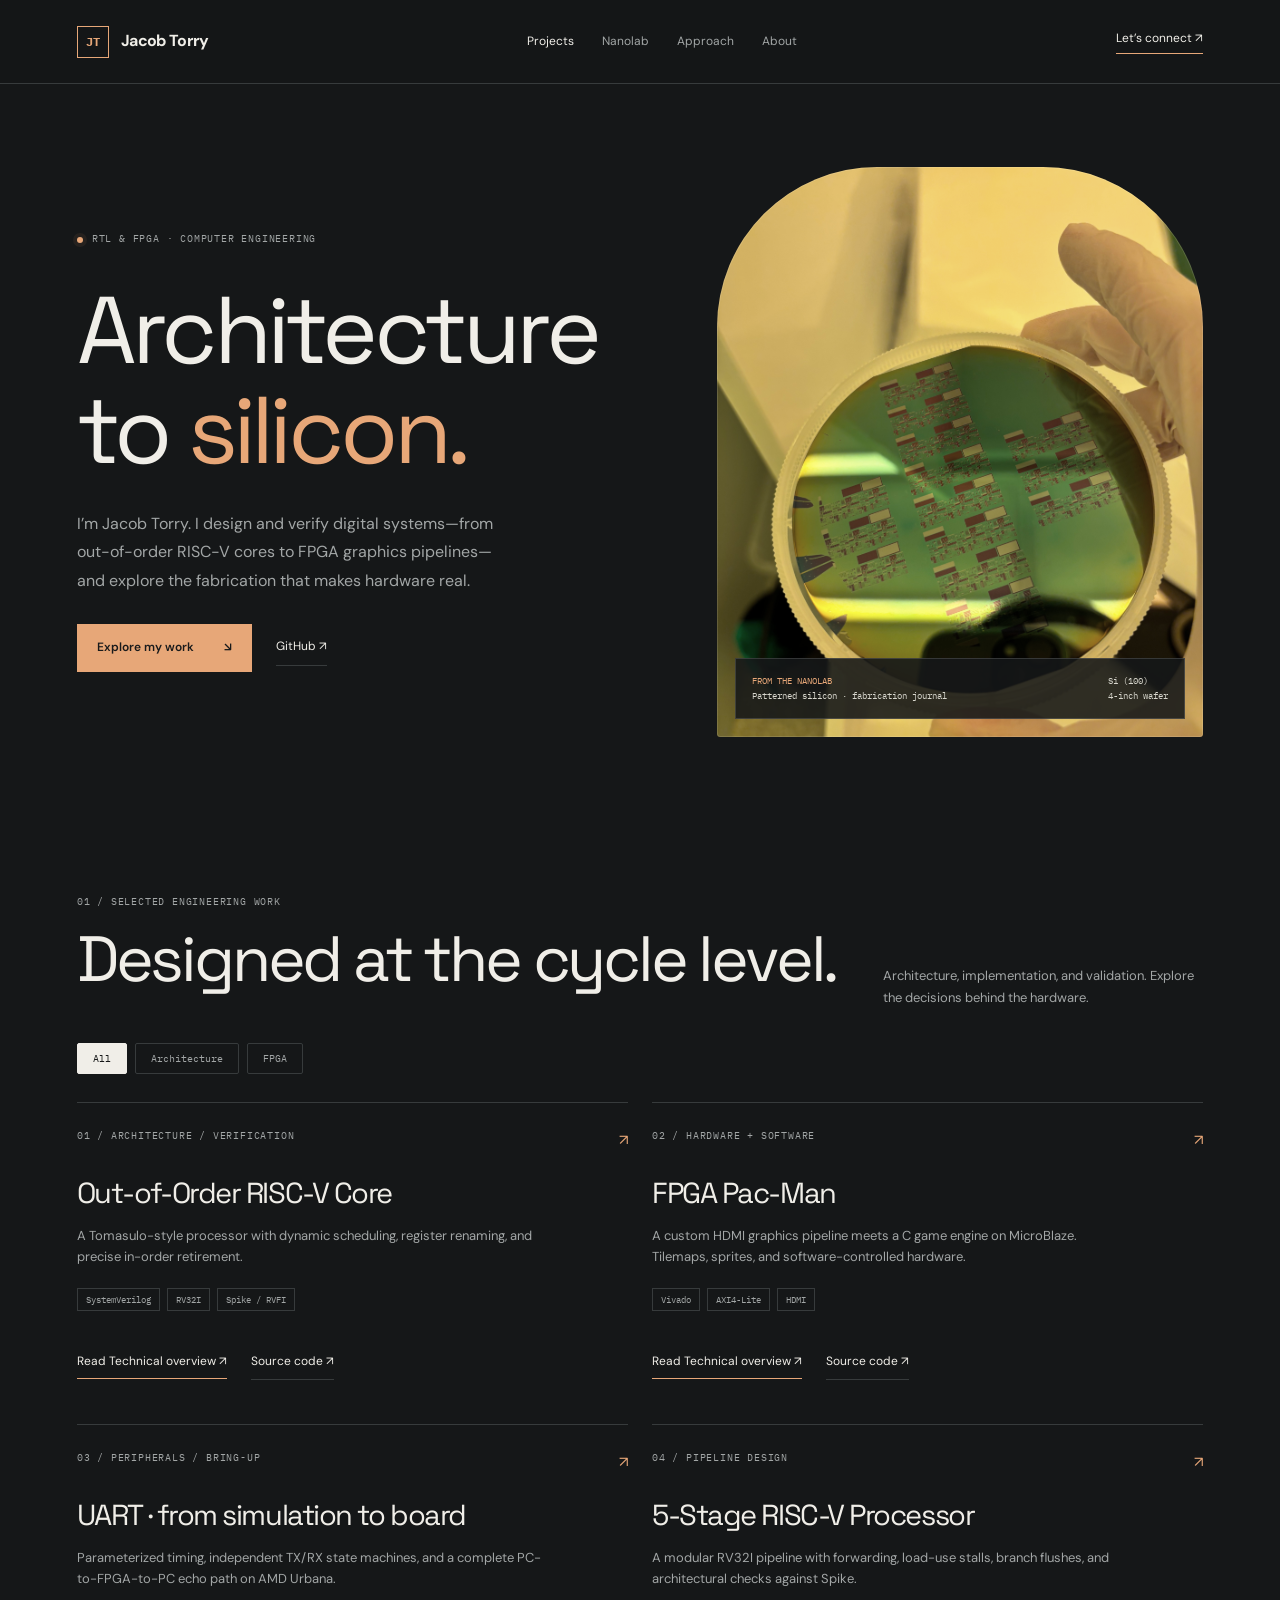
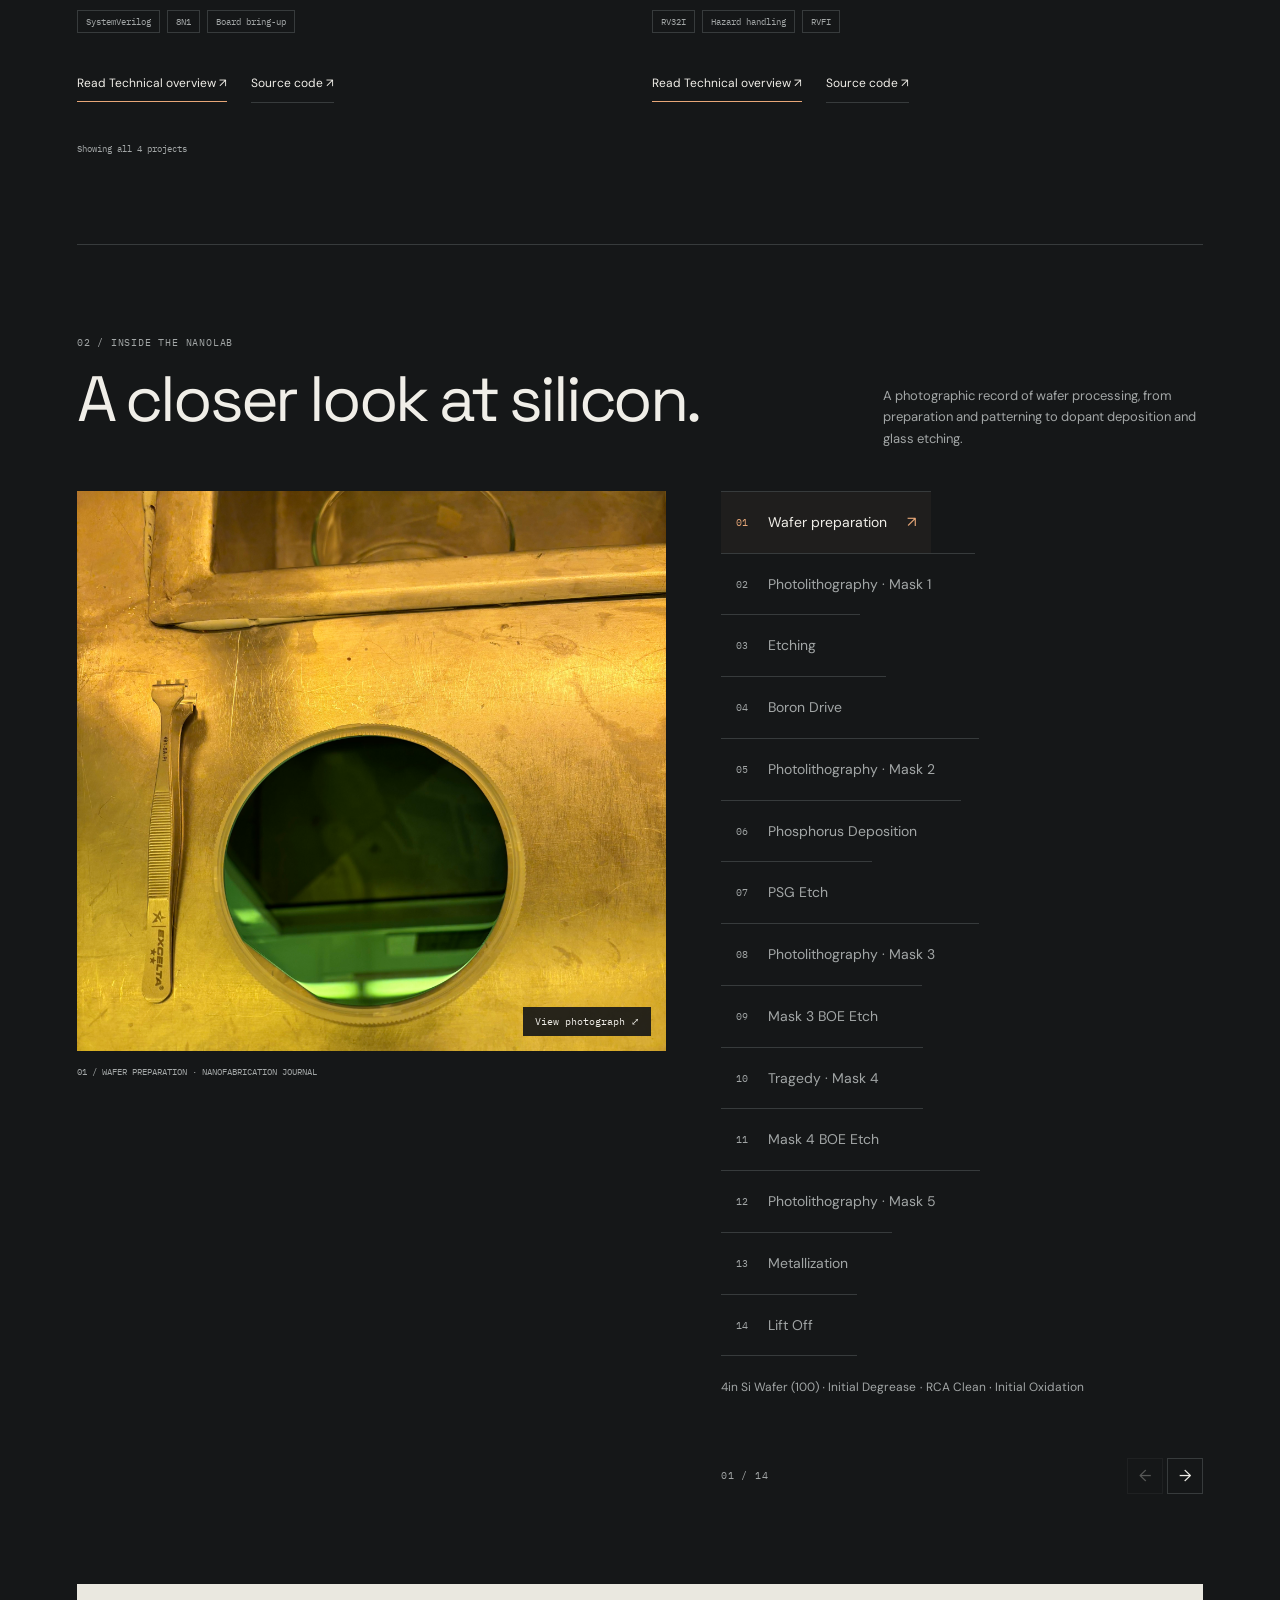
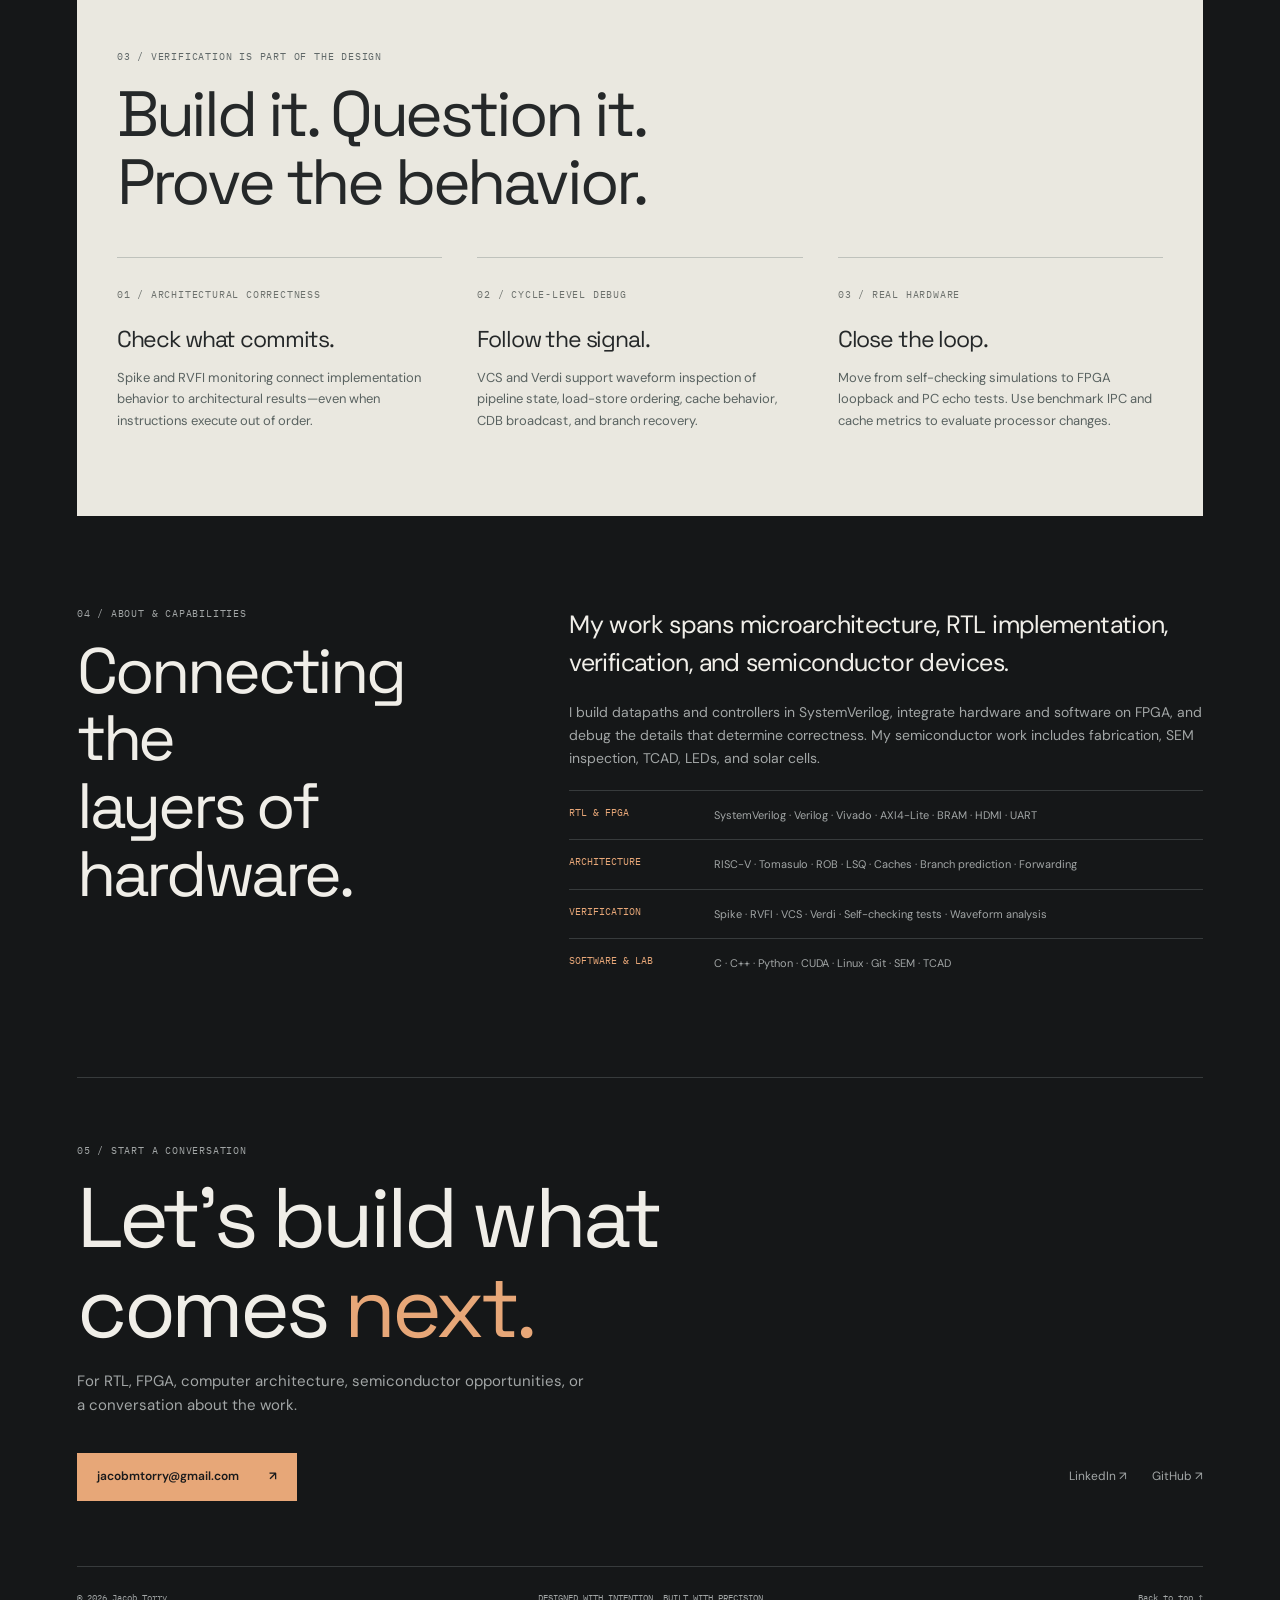
<file: index.html>
<!doctype html>
<html lang="en">
  <head>
    <meta charset="utf-8" />
    <meta name="viewport" content="width=device-width,initial-scale=1" />
    <meta name="theme-color" content="#151718" />
    <meta
      name="description"
      content="Jacob Torry — RTL and FPGA computer engineer. Explore RISC-V architecture, hardware verification, FPGA systems, and a nanofabrication process journal."
    />
    <title>Jacob Torry — Architecture to Silicon</title>
    <style>
      @import url("https://fonts.googleapis.com/css2?family=DM+Sans:wght@400;500;600;700&family=IBM+Plex+Mono:wght@400;500&family=Space+Grotesk:wght@400;500;600&display=swap");
      :root {
        --bg: #151718;
        --surface: #1c1f20;
        --ink: #f0eee8;
        --muted: #a2a6a6;
        --line: #373b3c;
        --accent: #e7a778;
        --mono: "IBM Plex Mono", monospace;
      }
      * {
        box-sizing: border-box;
      }
      html {
        scroll-behavior: smooth;
        scroll-padding-top: 95px;
      }
      body {
        margin: 0;
        background: var(--bg);
        color: var(--ink);
        font:
          15px/1.65 "DM Sans",
          sans-serif;
      }
      button,
      input {
        font: inherit;
      }
      button,
      a {
        -webkit-tap-highlight-color: transparent;
      }
      button {
        cursor: pointer;
      }
      a {
        color: inherit;
        text-decoration: none;
      }
      button {
        color: inherit;
      }
      ::selection {
        background: var(--accent);
        color: var(--bg);
      }
      :focus-visible {
        outline: 2px solid var(--accent);
        outline-offset: 5px;
      }
      .wrap {
        max-width: 1440px;
        margin: auto;
        padding: 0 6%;
      }
      .mono,
      .eyebrow {
        font-family: var(--mono);
        font-size: 10px;
        letter-spacing: 0.08em;
      }
      .eyebrow {
        text-transform: uppercase;
        color: var(--muted);
      }
      .accent {
        color: var(--accent);
      }
      h1,
      h2,
      h3 {
        font-family: "Space Grotesk", sans-serif;
        font-weight: 400;
        letter-spacing: -0.05em;
        line-height: 1.06;
      }
      h2 {
        font-size: clamp(38px, 5vw, 66px);
        margin: 15px 0;
      }
      h3 {
        font-size: 27px;
      }
      p {
        margin: 0 0 20px;
      }
      header {
        position: sticky;
        top: 0;
        z-index: 30;
        background: #151718ed;
        border-bottom: 1px solid var(--line);
        backdrop-filter: blur(15px);
      }
      nav {
        height: 83px;
        display: flex;
        align-items: center;
        justify-content: space-between;
        gap: 25px;
      }
      .brand {
        font-size: 16px;
        font-weight: 700;
        letter-spacing: -0.04em;
        display: flex;
        align-items: center;
        gap: 12px;
      }
      .brand-mark {
        border: 1px solid var(--accent);
        color: var(--accent);
        font-family: var(--mono);
        font-size: 12px;
        display: grid;
        place-items: center;
        width: 32px;
        height: 32px;
      }
      .navlinks {
        display: flex;
        gap: 28px;
        font-size: 12px;
      }
      .navlinks a {
        color: var(--muted);
      }
      .navlinks a:hover,
      .navlinks a.active {
        color: var(--ink);
      }
      .nav-contact {
        border-bottom: 1px solid var(--accent);
        padding-bottom: 4px;
        font-size: 12px;
      }
      .hero {
        display: grid;
        grid-template-columns: 1.1fr 0.9fr;
        min-height: 720px;
        gap: 45px;
        padding: 60px 0 45px;
        align-items: center;
      }
      .availability {
        display: flex;
        align-items: center;
        gap: 9px;
      }
      .availability:before {
        content: "";
        width: 6px;
        height: 6px;
        background: var(--accent);
        border-radius: 50%;
        box-shadow: 0 0 0 4px #e7a77812;
      }
      h1 {
        font-size: clamp(65px, 7.4vw, 108px);
        margin: 33px 0 28px;
      }
      h1 span {
        color: var(--accent);
      }
      .hero-copy {
        font-size: 16px;
        color: var(--muted);
        max-width: 440px;
        line-height: 1.8;
      }
      .actions {
        display: flex;
        align-items: center;
        gap: 24px;
        flex-wrap: wrap;
        margin-top: 28px;
      }
      .button {
        display: inline-flex;
        align-items: center;
        justify-content: space-between;
        gap: 30px;
        background: var(--accent);
        color: #191a1b;
        border: 1px solid var(--accent);
        padding: 13px 19px;
        font-size: 12px;
        font-weight: 600;
        transition:
          background 0.2s,
          transform 0.2s;
      }
      .button:hover {
        background: #f4c29c;
        transform: translateY(-2px);
      }
      .text-link {
        font-size: 12px;
        border-bottom: 1px solid var(--line);
        padding: 8px 0;
      }
      .hero-visual {
        margin: 0;
        position: relative;
        height: 570px;
      }
      .hero-visual img {
        width: 100%;
        height: 100%;
        object-fit: cover;
        object-position: 50% 62%;
        border-radius: 160px 160px 3px 3px;
        filter: saturate(0.72);
      }
      .hero-visual:after {
        content: "";
        position: absolute;
        inset: 0;
        border: 1px solid #ffffff20;
        border-radius: 160px 160px 3px 3px;
        pointer-events: none;
      }
      .photo-label {
        position: absolute;
        bottom: 18px;
        left: 18px;
        right: 18px;
        background: #151718df;
        border: 1px solid #ffffff24;
        padding: 14px 16px;
        display: flex;
        justify-content: space-between;
        gap: 20px;
        font: 9px/1.7 var(--mono);
        color: #d7d6cd;
      }
      .photo-label strong {
        display: block;
        color: var(--accent);
        font-weight: 400;
      }
      .hero-foot {
        margin-top: 45px;
        color: var(--muted);
        font: 9px var(--mono);
        display: flex;
        gap: 25px;
      }
      .scope {
        display: grid;
        grid-template-columns: repeat(3, 1fr);
        border-top: 1px solid var(--line);
        border-bottom: 1px solid var(--line);
        padding: 25px 0;
        gap: 30px;
      }
      .scope div {
        display: flex;
        gap: 17px;
        align-items: baseline;
      }
      .scope b {
        font-size: 12px;
        font-weight: 500;
      }
      .scope span {
        font: 9px var(--mono);
        color: var(--muted);
      }
      section {
        padding: 90px 0;
      }
      .section-head {
        display: flex;
        justify-content: space-between;
        align-items: end;
        gap: 30px;
        margin-bottom: 35px;
      }
      .section-head p {
        color: var(--muted);
        font-size: 13px;
        max-width: 320px;
        margin: 0;
      }
      .filters {
        display: flex;
        gap: 8px;
        flex-wrap: wrap;
        margin: 28px 0;
      }
      .filter {
        padding: 8px 15px;
        background: transparent;
        border: 1px solid var(--line);
        font: 10px var(--mono);
        border-radius: 2px;
        color: var(--muted);
      }
      .filter[aria-pressed="true"] {
        background: var(--ink);
        color: var(--bg);
        border-color: var(--ink);
      }
      .featured {
        display: grid;
        grid-template-columns: 1fr 1.05fr;
        border: 1px solid var(--line);
        background: var(--surface);
        margin-bottom: 24px;
      }
      .featured-content {
        padding: 38px;
      }
      .featured h3 {
        font-size: 45px;
        margin: 26px 0 20px;
      }
      .featured p {
        color: var(--muted);
        max-width: 400px;
        font-size: 14px;
      }
      .tags {
        display: flex;
        gap: 7px;
        flex-wrap: wrap;
        margin: 23px 0;
      }
      .tags span {
        font: 9px var(--mono);
        border: 1px solid var(--line);
        padding: 5px 8px;
        color: var(--muted);
      }
      .outline {
        background: transparent;
        color: var(--ink);
        border-color: var(--line);
      }
      .outline:hover {
        background: #38322b;
      }
      .architecture {
        padding: 35px;
        background:
          radial-gradient(ellipse at 50% 50%, #e7a77808, transparent 70%),
          repeating-linear-gradient(
            0deg,
            transparent,
            transparent 23px,
            #ffffff03 24px
          ),
          repeating-linear-gradient(
            90deg,
            transparent,
            transparent 23px,
            #ffffff03 24px
          );
        display: flex;
        flex-direction: column;
        justify-content: center;
        border-left: 1px solid var(--line);
      }
      .architecture .eyebrow {
        margin-bottom: 27px;
      }
      .arch-row {
        display: flex;
        align-items: center;
        justify-content: center;
        gap: 7px;
      }
      .block {
        padding: 14px 7px;
        background: #25292a;
        border: 1px solid #555b5c;
        font: 9px var(--mono);
        text-align: center;
        flex: 1;
      }
      .block.copper {
        border-color: #ad805f;
        color: var(--accent);
        background: #2e2822;
      }
      .connector {
        text-align: center;
        color: var(--accent);
        font: 18px var(--mono);
        padding: 5px;
      }
      .bus {
        border: 1px dashed #ad805f;
        text-align: center;
        font: 9px var(--mono);
        color: var(--accent);
        padding: 10px;
        margin: 9px 0;
      }
      .arch-caption {
        font: 9px/1.7 var(--mono);
        color: var(--muted);
        margin-top: 24px;
      }
      .project-grid {
        display: grid;
        grid-template-columns: 1fr 1fr;
        gap: 24px;
      }
      .project-card {
        border-top: 1px solid var(--line);
        padding: 25px 0 20px;
        display: flex;
        flex-direction: column;
      }
      .project-card h3 {
        margin: 25px 0 16px;
        font-size: 29px;
      }
      .project-card p {
        color: var(--muted);
        font-size: 13px;
        max-width: 480px;
      }
      .project-card .card-top {
        display: flex;
        justify-content: space-between;
      }
      .project-card .actions {
        margin-top: auto;
        padding-top: 10px;
      }
      .project-card .tags {
        margin-top: 0;
      }
      .case-button {
        background: none;
        color: var(--ink);
        border: 0;
        border-bottom: 1px solid var(--accent);
        padding: 7px 0;
        font-size: 12px;
      }
      .project-card[hidden],
      .featured[hidden] {
        display: none;
      }
      .result-count {
        font: 9px var(--mono);
        color: var(--muted);
        margin-top: 20px;
      }
      .lab {
        border-top: 1px solid var(--line);
      }
      .lab-layout {
        display: grid;
        grid-template-columns: 1.1fr 0.9fr;
        gap: 55px;
        margin-top: 42px;
      }
      .lab-photo {
        margin: 0;
        position: relative;
        min-width: 0;
      }
      .lab-photo-button {
        padding: 0;
        display: block;
        border: 0;
        background: #222;
        width: 100%;
        position: relative;
      }
      .lab-photo img {
        width: 100%;
        height: 560px;
        object-fit: cover;
        display: block;
      }
      .expand-label {
        position: absolute;
        right: 15px;
        bottom: 15px;
        background: #151718e8;
        padding: 8px 12px;
        font: 10px var(--mono);
      }
      figcaption {
        font: 9px/1.7 var(--mono);
        color: var(--muted);
        margin-top: 13px;
      }
      .lab-stages {
        display: flex;
        flex-direction: column;
      }
      .stage {
        display: flex;
        align-items: center;
        gap: 20px;
        padding: 18px 15px;
        border: 0;
        border-top: 1px solid var(--line);
        text-align: left;
        background: none;
        color: var(--muted);
      }
      .stage:last-of-type {
        border-bottom: 1px solid var(--line);
      }
      .stage .number {
        font: 10px var(--mono);
        color: var(--muted);
      }
      .stage .name {
        flex: 1;
        font-size: 14px;
      }
      .stage .stage-arrow {
        opacity: 0;
      }
      .stage[aria-pressed="true"] {
        background: #e7a7780c;
        color: var(--ink);
      }
      .stage[aria-pressed="true"] .number,
      .stage[aria-pressed="true"] .stage-arrow {
        color: var(--accent);
        opacity: 1;
      }
      .stage-description {
        margin-top: 22px;
        color: var(--muted);
        font-size: 12px;
        min-height: 60px;
      }
      .stage-controls {
        display: flex;
        justify-content: space-between;
        gap: 15px;
        align-items: center;
        margin-top: auto;
      }
      .square {
        background: none;
        border: 1px solid var(--line);
        width: 36px;
        height: 36px;
        font-size: 16px;
      }
      .square:disabled {
        opacity: 0.3;
        cursor: default;
      }
      .stage-controls .mono {
        color: var(--muted);
      }
      .verification {
        background: #eae8e0;
        color: #252829;
        padding: 65px 40px;
      }
      .verification .eyebrow {
        color: #606868;
      }
      .verify-grid {
        display: grid;
        grid-template-columns: repeat(3, 1fr);
        gap: 35px;
        margin-top: 40px;
      }
      .verify-item {
        border-top: 1px solid #bfc2bc;
        padding-top: 23px;
      }
      .verify-item h3 {
        font-size: 23px;
        margin: 22px 0 15px;
      }
      .verify-item p {
        font-size: 13px;
        color: #596260;
      }
      .verify-item .mono {
        color: #6d716d;
      }
      .about {
        display: grid;
        grid-template-columns: 0.8fr 1.2fr;
        gap: 70px;
      }
      .about .lede {
        font-size: 25px;
        line-height: 1.5;
        letter-spacing: -0.025em;
        color: var(--ink);
      }
      .about p {
        font-size: 14px;
        color: var(--muted);
      }
      .skill-row {
        display: grid;
        grid-template-columns: 130px 1fr;
        gap: 15px;
        border-top: 1px solid var(--line);
        padding: 15px 0;
        font-size: 11px;
      }
      .skill-row span {
        color: var(--muted);
      }
      .skill-row b {
        font: 10px var(--mono);
        color: var(--accent);
        font-weight: 400;
      }
      .contact {
        padding: 65px 0;
        border-top: 1px solid var(--line);
      }
      .contact h2 {
        font-size: clamp(45px, 6.6vw, 88px);
        max-width: 850px;
      }
      .contact-bottom {
        display: flex;
        justify-content: space-between;
        align-items: center;
        gap: 25px;
        margin-top: 35px;
      }
      .socials {
        display: flex;
        gap: 25px;
      }
      .socials a {
        font-size: 12px;
        color: var(--muted);
      }
      footer {
        border-top: 1px solid var(--line);
        display: flex;
        justify-content: space-between;
        gap: 20px;
        padding: 25px 0;
        font: 9px var(--mono);
        color: var(--muted);
      }
      .skip {
        position: fixed;
        top: -70px;
        left: 12px;
        background: var(--accent);
        color: var(--bg);
        padding: 10px;
        z-index: 100;
      }
      .skip:focus {
        top: 12px;
      }
      dialog {
        width: min(780px, calc(100% - 32px));
        max-height: 88vh;
        overflow: auto;
        border: 1px solid #525656;
        background: var(--bg);
        color: var(--ink);
        padding: 34px;
      }
      dialog::backdrop {
        background: #080b0dd9;
        backdrop-filter: blur(8px);
      }
      .dialog-head {
        display: flex;
        justify-content: space-between;
        gap: 20px;
        align-items: center;
      }
      dialog h2 {
        font-size: 37px;
        margin: 28px 0;
      }
      dialog h3 {
        font-size: 21px;
        margin-top: 30px;
      }
      dialog p,
      dialog li {
        font-size: 14px;
        color: var(--muted);
      }
      dialog .btn {
        display: inline-block;
        background: var(--accent);
        color: var(--bg);
        padding: 10px 15px;
        font-size: 12px;
        margin: 10px 10px 0 0;
      }
      #photo-dialog {
        width: min(1050px, calc(100% - 24px));
        padding: 18px;
      }
      #full-photo {
        display: block;
        max-width: 100%;
        max-height: 68vh;
        object-fit: contain;
        margin: 18px auto 10px;
      }
      .dialog-head .eyebrow {
        max-width: 80%;
      }
      .nojs {
        padding: 20px;
        border: 1px solid var(--line);
        color: var(--muted);
      }
      .progress {
        height: 2px;
        background: var(--accent);
        position: fixed;
        top: 0;
        left: 0;
        z-index: 50;
        width: 0;
        pointer-events: none;
      }
      @media (min-width: 1500px) {
        .hero {
          min-height: 780px;
        }
        .hero-visual {
          height: 630px;
        }
      }
      @media (max-width: 1000px) {
        .wrap {
          padding: 0 5%;
        }
        .hero {
          gap: 25px;
          min-height: 650px;
        }
        .hero-visual {
          height: 500px;
        }
        h1 {
          font-size: 75px;
        }
        .hero-foot {
          gap: 12px;
        }
        .navlinks {
          gap: 18px;
        }
        .scope div {
          flex-direction: column;
          gap: 5px;
        }
        .featured-content {
          padding: 28px;
        }
        .featured h3 {
          font-size: 37px;
        }
        .architecture {
          padding: 22px;
        }
        .lab-layout {
          gap: 30px;
        }
        .lab-photo img {
          height: 510px;
        }
        .about {
          gap: 40px;
        }
        .verify-grid {
          gap: 22px;
        }
        .verification {
          padding: 45px 28px;
        }
      }
      @media (max-width: 720px) {
        nav {
          height: 70px;
        }
        .navlinks {
          gap: 17px;
        }
        .navlinks a:nth-child(3) {
          display: none;
        }
        .nav-contact {
          display: none;
        }
        .brand {
          font-size: 14px;
          gap: 8px;
        }
        .hero {
          grid-template-columns: 1fr;
          padding-top: 38px;
          gap: 40px;
        }
        .hero-visual {
          height: 440px;
        }
        .hero-visual img,
        .hero-visual:after {
          border-radius: 110px 110px 2px 2px;
        }
        .hero-foot {
          margin-top: 25px;
        }
        h1 {
          font-size: clamp(62px, 12vw, 87px);
          margin-top: 25px;
        }
        .hero-copy {
          max-width: 520px;
        }
        .scope {
          gap: 15px;
        }
        .scope b {
          font-size: 11px;
        }
        .scope span {
          font-size: 8px;
        }
        section {
          padding: 60px 0;
        }
        .section-head {
          align-items: start;
          flex-direction: column;
          gap: 15px;
        }
        .featured {
          grid-template-columns: 1fr;
        }
        .architecture {
          border-left: 0;
          border-top: 1px solid var(--line);
          padding: 30px;
        }
        .project-grid {
          grid-template-columns: 1fr;
        }
        .project-card h3 {
          font-size: 30px;
        }
        .lab-layout {
          grid-template-columns: 1fr;
          gap: 25px;
        }
        .lab-photo img {
          height: 430px;
        }
        .stage {
          padding: 14px 10px;
        }
        .verify-grid {
          grid-template-columns: 1fr;
          gap: 18px;
        }
        .verify-item h3 {
          margin-top: 15px;
        }
        .about {
          grid-template-columns: 1fr;
          gap: 25px;
        }
        .contact-bottom {
          align-items: start;
          flex-direction: column;
        }
        .contact-bottom .button {
          gap: 18px;
          font-size: 11px;
        }
        footer {
          font-size: 8px;
        }
        .skill-row {
          grid-template-columns: 110px 1fr;
        }
        dialog {
          padding: 23px;
        }
        .featured h3 {
          font-size: 39px;
        }
        .verification h2 {
          font-size: 39px;
        }
      }
      @media (prefers-reduced-motion: reduce) {
        html {
          scroll-behavior: auto;
        }
        * {
          transition: none !important;
          animation: none !important;
        }
      }
      @media print {
        header,
        .filters,
        .actions,
        .stage-controls,
        .progress,
        dialog {
          display: none !important;
        }
        body {
          background: white;
          color: black;
        }
        .wrap {
          padding: 0;
        }
        .hero {
          min-height: 0;
        }
        section {
          padding: 25px 0;
        }
        .hero-visual {
          height: 300px;
        }
        .hero-copy,
        p {
          color: #444 !important;
        }
        .featured,
        .project-card {
          break-inside: avoid;
        }
      }
    </style>
  </head>
  <body>
    <a class="skip" href="#main">Skip to content</a>
    <div class="progress" aria-hidden="true"></div>
    <header>
      <nav class="wrap" aria-label="Main navigation">
        <a class="brand" href="#main"
          ><span class="brand-mark">JT</span>Jacob Torry</a
        >
        <div class="navlinks">
          <a href="#projects">Projects</a><a href="#nanolab">Nanolab</a
          ><a href="#approach">Approach</a><a href="#about">About</a>
        </div>
        <a class="nav-contact" href="mailto:jacobmtorry@gmail.com"
          >Let’s connect ↗</a
        >
      </nav>
    </header>
    <main id="main" class="wrap">
      <div class="hero">
        <div>
          <div class="eyebrow availability">
            RTL & FPGA · Computer engineering
          </div>
          <h1>Architecture<br />to <span>silicon.</span></h1>
          <p class="hero-copy">
            I’m Jacob Torry. I design and verify digital systems—from
            out-of-order RISC-V cores to FPGA graphics pipelines—and explore the
            fabrication that makes hardware real.
          </p>
          <div class="actions">
            <a class="button" href="#projects"
              >Explore my work <span>↘</span></a
            ><a
              class="text-link"
              href="https://github.com/jacobmtorry"
              target="_blank"
              rel="noreferrer"
              >GitHub ↗</a
            >
          </div>
        </div>
        <figure class="hero-visual">
          <img
            src="images/IMG_7438.jpg"
            alt="Patterned silicon wafer held in a carrier under yellow nanolab lighting"
            fetchpriority="high"
          />
          <figcaption class="photo-label">
            <span
              ><strong>FROM THE NANOLAB</strong>Patterned silicon · fabrication
              journal</span
            ><span>Si (100)<br />4-inch wafer</span>
          </figcaption>
        </figure>
      </div>
      <section id="projects">
        <div class="section-head">
          <div>
            <div class="eyebrow">01 / Selected engineering work</div>
            <h2>Designed at the cycle level.</h2>
          </div>
          <p>
            Architecture, implementation, and validation. Explore the decisions
            behind the hardware.
          </p>
        </div>
        <div class="filters" role="group" aria-label="Filter projects">
          <button class="filter" data-filter="All" aria-pressed="true">
            All</button
          ><button
            class="filter"
            data-filter="Architecture"
            aria-pressed="false"
          >
            Architecture</button
          ><button class="filter" data-filter="FPGA" aria-pressed="false">
            FPGA
          </button>
        </div>
        <div class="project-grid">
          <article class="project-card" data-category="Architecture">
            <div class="card-top">
              <span class="eyebrow">01 / ARCHITECTURE / VERIFICATION</span>
              <span class="accent">↗</span>
            </div>
            <h3>Out-of-Order RISC-V Core</h3>
            <p>
              A Tomasulo-style processor with dynamic scheduling, register
              renaming, and precise in-order retirement.
            </p>
            <div class="tags">
              <span>SystemVerilog</span><span>RV32I</span
              ><span>Spike / RVFI</span>
            </div>
            <div class="actions">
              <button class="case-button" data-project="p1">
                Read Technical overview ↗
              </button>
              <a
                class="text-link"
                href="https://github.com/jacobmtorry/ECE411/tree/main/mp_ooo"
                target="_blank"
                rel="noreferrer"
                >Source code ↗</a
              >
            </div>
          </article>
          <article class="project-card" data-category="FPGA">
            <div class="card-top">
              <span class="eyebrow">02 / HARDWARE + SOFTWARE</span
              ><span class="accent">↗</span>
            </div>
            <h3>FPGA Pac-Man</h3>
            <p>
              A custom HDMI graphics pipeline meets a C game engine on
              MicroBlaze. Tilemaps, sprites, and software-controlled hardware.
            </p>
            <div class="tags">
              <span>Vivado</span><span>AXI4-Lite</span><span>HDMI</span>
            </div>
            <div class="actions">
              <button class="case-button" data-project="p2">
                Read Technical overview ↗</button
              ><a
                class="text-link"
                href="https://github.com/jacobmtorry/Pacman"
                target="_blank"
                rel="noreferrer"
                >Source code ↗</a
              >
            </div>
          </article>
          <article class="project-card" data-category="FPGA">
            <div class="card-top">
              <span class="eyebrow">03 / PERIPHERALS / BRING-UP</span
              ><span class="accent">↗</span>
            </div>
            <h3>UART · from simulation to board</h3>
            <p>
              Parameterized timing, independent TX/RX state machines, and a
              complete PC-to-FPGA-to-PC echo path on AMD Urbana.
            </p>
            <div class="tags">
              <span>SystemVerilog</span><span>8N1</span
              ><span>Board bring-up</span>
            </div>
            <div class="actions">
              <button class="case-button" data-project="p5">
                Read Technical overview ↗</button
              ><a
                class="text-link"
                href="https://github.com/jacobmtorry/UART"
                target="_blank"
                rel="noreferrer"
                >Source code ↗</a
              >
            </div>
          </article>
          <article class="project-card" data-category="Architecture">
            <div class="card-top">
              <span class="eyebrow">04 / PIPELINE DESIGN</span
              ><span class="accent">↗</span>
            </div>
            <h3>5-Stage RISC-V Processor</h3>
            <p>
              A modular RV32I pipeline with forwarding, load-use stalls, branch
              flushes, and architectural checks against Spike.
            </p>
            <div class="tags">
              <span>RV32I</span><span>Hazard handling</span><span>RVFI</span>
            </div>
            <div class="actions">
              <button class="case-button" data-project="p4">
                Read Technical overview ↗</button
              ><a
                class="text-link"
                href="https://github.com/jacobmtorry/ECE411/tree/main/mp_pipeline"
                target="_blank"
                rel="noreferrer"
                >Source code ↗</a
              >
            </div>
          </article>
        </div>
        <div class="result-count" id="result-count" role="status">
          Showing all 4 projects
        </div>
      </section>
      <section id="nanolab" class="lab">
        <div class="section-head">
          <div>
            <div class="eyebrow">02 / Inside the nanolab</div>
            <h2>A closer look at silicon.</h2>
          </div>
          <p>
            A photographic record of wafer processing, from preparation and
            patterning to dopant deposition and glass etching.
          </p>
        </div>
        <div class="lab-layout">
          <figure class="lab-photo">
            <button
              class="lab-photo-button"
              id="expand-photo"
              aria-label="Enlarge selected nanofabrication photograph"
            >
              <img
                id="stage-photo"
                src="images/IMG_7407.jpg"
                alt="Silicon wafer during the wafer preparation stage"
                loading="lazy"
              /><span class="expand-label">View photograph ⤢</span>
            </button>
            <figcaption id="photo-caption">
              01 / WAFER PREPARATION · NANOFABRICATION JOURNAL
            </figcaption>
          </figure>
          <div class="lab-stages">
            <div id="stage-list" role="group" aria-label="Select a fabrication stage"></div>
            <p
              class="stage-description"
              id="stage-description"
              aria-live="polite"
            >
              4in Si Wafer (100) ∙ Initial Degrease ∙ RCA Clean ∙ Initial
              Oxidation
            </p>
            <div class="stage-controls">
              <span class="mono" id="stage-count"></span>
              <div>
                <button
                  class="square"
                  id="previous-stage"
                  aria-label="Previous fabrication stage"
                  disabled
                >
                  ←
                </button>
                <button
                  class="square"
                  id="next-stage"
                  aria-label="Next fabrication stage"
                >
                  →
                </button>
              </div>
            </div>
          </div>
        </div>
      </section>
      <section id="approach" class="verification">
        <div class="eyebrow">03 / Verification is part of the design</div>
        <h2>Build it. Question it.<br />Prove the behavior.</h2>
        <div class="verify-grid">
          <div class="verify-item">
            <span class="mono">01 / ARCHITECTURAL CORRECTNESS</span>
            <h3>Check what commits.</h3>
            <p>
              Spike and RVFI monitoring connect implementation behavior to
              architectural results—even when instructions execute out of order.
            </p>
          </div>
          <div class="verify-item">
            <span class="mono">02 / CYCLE-LEVEL DEBUG</span>
            <h3>Follow the signal.</h3>
            <p>
              VCS and Verdi support waveform inspection of pipeline state,
              load-store ordering, cache behavior, CDB broadcast, and branch
              recovery.
            </p>
          </div>
          <div class="verify-item">
            <span class="mono">03 / REAL HARDWARE</span>
            <h3>Close the loop.</h3>
            <p>
              Move from self-checking simulations to FPGA loopback and PC echo
              tests. Use benchmark IPC and cache metrics to evaluate processor
              changes.
            </p>
          </div>
        </div>
      </section>
      <section id="about" class="about">
        <div>
          <div class="eyebrow">04 / About & capabilities</div>
          <h2>Connecting the<br />layers of hardware.</h2>
        </div>
        <div>
          <p class="lede">
            My work spans microarchitecture, RTL implementation, verification,
            and semiconductor devices.
          </p>
          <p>
            I build datapaths and controllers in SystemVerilog, integrate
            hardware and software on FPGA, and debug the details that determine
            correctness. My semiconductor work includes fabrication, SEM
            inspection, TCAD, LEDs, and solar cells.
          </p>
          <div class="skill-row">
            <b>RTL & FPGA</b
            ><span
              >SystemVerilog · Verilog · Vivado · AXI4-Lite · BRAM · HDMI ·
              UART</span
            >
          </div>
          <div class="skill-row">
            <b>ARCHITECTURE</b
            ><span
              >RISC-V · Tomasulo · ROB · LSQ · Caches · Branch prediction ·
              Forwarding</span
            >
          </div>
          <div class="skill-row">
            <b>VERIFICATION</b
            ><span
              >Spike · RVFI · VCS · Verdi · Self-checking tests · Waveform
              analysis</span
            >
          </div>
          <div class="skill-row">
            <b>SOFTWARE & LAB</b
            ><span>C · C++ · Python · CUDA · Linux · Git · SEM · TCAD</span>
          </div>
        </div>
      </section>
      <section id="contact" class="contact">
        <div class="eyebrow">05 / Start a conversation</div>
        <h2>Let’s build what<br />comes <span class="accent">next.</span></h2>
        <p style="color: var(--muted); max-width: 510px">
          For RTL, FPGA, computer architecture, semiconductor opportunities, or
          a conversation about the work.
        </p>
        <div class="contact-bottom">
          <a class="button" href="mailto:jacobmtorry@gmail.com"
            >jacobmtorry@gmail.com <span>↗</span></a
          >
          <div class="socials">
            <a
              href="https://www.linkedin.com/in/jacobtorry/"
              target="_blank"
              rel="noreferrer"
              >LinkedIn ↗</a
            ><a
              href="https://github.com/jacobmtorry"
              target="_blank"
              rel="noreferrer"
              >GitHub ↗</a
            >
          </div>
        </div>
      </section>
      <noscript
        ><p class="nojs">
          Project sources are linked above. Enable JavaScript for case studies,
          project filtering, and the fabrication photo journal.
        </p></noscript
      >
      <footer>
        <span>© <span id="year">2026</span> Jacob Torry</span
        ><span>DESIGNED WITH INTENTION. BUILT WITH PRECISION.</span
        ><a href="#main">Back to top ↑</a>
      </footer>
    </main>
    <dialog id="case-dialog" aria-labelledby="case-title">
      <div class="dialog-head">
        <span class="eyebrow">Engineering project / Technical overview</span
        ><button class="square" data-close aria-label="Close Technical overview">
          ×
        </button>
      </div>
      <h2 id="case-title"></h2>
      <div id="case-content"></div>
    </dialog>
    <dialog id="photo-dialog" aria-labelledby="full-caption">
      <div class="dialog-head">
        <span class="eyebrow" id="full-caption"></span
        ><button class="square" data-close aria-label="Close photograph">
          ×
        </button>
      </div>
      <img id="full-photo" alt="" />
      <div class="stage-controls">
        <button
          class="square"
          id="photo-previous"
          aria-label="Previous photograph"
        >
          ←</button
        ><span class="mono">Original nanofabrication photography</span
        ><button class="square" id="photo-next" aria-label="Next photograph">
          →
        </button>
      </div>
    </dialog>
    <script>
      const projects = [
        {
          key: "p1",
          n: "01",
          category: "Architecture",
          title: "Out-of-order.\u003cbr>In complete control.",
          name: "Out-of-Order RISC-V Core",
          desc: "A Tomasulo-style processor with dynamic scheduling, register renaming, and precise in-order retirement.",
          tags: ["SystemVerilog", "RV32I", "Spike / RVFI"],
          meta: "ARCHITECTURE / VERIFICATION",
          repo: "https://github.com/jacobmtorry/ECE411/tree/main/mp_ooo",
        },
        {
          key: "p2",
          n: "02",
          category: "FPGA",
          name: "FPGA Pac-Man",
          desc: "A custom HDMI graphics pipeline meets a C game engine on MicroBlaze. Tilemaps, sprites, and software-controlled hardware.",
          tags: ["Vivado", "AXI4-Lite", "HDMI"],
          meta: "HARDWARE + SOFTWARE",
          repo: "https://github.com/jacobmtorry/Pacman",
        },
        {
          key: "p5",
          n: "03",
          category: "FPGA",
          name: "UART · from simulation to board",
          desc: "Parameterized timing, independent TX/RX state machines, and a complete PC-to-FPGA-to-PC echo path on AMD Urbana.",
          tags: ["SystemVerilog", "8N1", "Board bring-up"],
          meta: "PERIPHERALS / BRING-UP",
          repo: "https://github.com/jacobmtorry/UART",
        },
        {
          key: "p4",
          n: "04",
          category: "Architecture",
          name: "5-Stage RISC-V Processor",
          desc: "A modular RV32I pipeline with forwarding, load-use stalls, branch flushes, and architectural checks against Spike.",
          tags: ["RV32I", "Hazard handling", "RVFI"],
          meta: "PIPELINE DESIGN",
          repo: "https://github.com/jacobmtorry/ECE411/tree/main/mp_pipeline",
        },
      ];
      const details = {
        p1: `
        <h3>Overview</h3>
        <p class="desc">
            Designed and implemented a Tomasulo-style out-of-order RISC-V processor in SystemVerilog, moving beyond
            a traditional 5-stage in-order pipeline with dynamic scheduling, register renaming, and in-order commit.
            The design keeps independent instructions moving while long-latency cache, multiply, and divide operations
            remain in flight.
        </p>

        <h3>Core Architecture</h3>
        <p class="desc">
            The RTL includes register renaming, a circular reorder buffer (ROB), reservation stations, functional-unit issue
            logic, and a common data bus (CDB). These structures remove WAR/WAW hazards, track RAW dependencies, and preserve
            precise architectural state through in-order retirement.
        </p>

        <h3>Memory System</h3>
        <p class="desc">
            The memory subsystem includes parameterized instruction/data caches, a memory functional unit, and a split
            load-store queue. Stores remain ordered, while loads issue independently when safe through store masking, improving
            throughput without violating memory correctness.
        </p>

        <h3>Control Flow</h3>
        <p class="desc">
            Branching support includes a dedicated branch functional unit and global flush logic to recover from mispredictions.
            Younger instructions following a mispredicted branch are safely evicted from all pipeline stages, restoring the
            processor to a precise state.
        </p>

        <h3>Advanced Performance Features</h3>
        <p class="desc">
            Several architectural enhancements were explored to improve performance, including a pipelined tournament branch
            predictor combining GShare and two-level local history components, an aggressive next-line instruction prefetcher,
            and fully parameterized instruction and data caches. These features enabled evaluation of tradeoffs between IPC,
            latency, power, and area across multiple configurations.
        </p>

        <h3>Verification & Results</h3>
        <p class="desc">
            Correctness was verified with Spike and RVFI-based monitoring so out-of-order execution could be checked against
            in-order architectural commit. Performance was evaluated with benchmark IPC and cache metrics to measure the impact
            of branch prediction, cache configuration, and memory-system changes.
        </p>

        <p>
            <a class="btn" href="https://github.com/jacobmtorry/ECE411/tree/main/mp_ooo" target="_blank" rel="noreferrer">
                View Repo
            </a>
        </p>
    `,
        p2: `
        <h2>FPGA Pac-Man (HDMI)</h2>

        <p class="desc">
            Recreated Pac-Man on FPGA using a custom RTL HDMI graphics pipeline and a MicroBlaze-controlled
            game engine. The system combines cycle-timed rendering hardware with C-driven control logic,
            emphasizing memory-mapped graphics, BRAM organization, and hardware/software integration.
        </p>

        <h3>Rendering & Display Pipeline</h3>
        <p class="desc">
            The RTL renderer uses a BRAM-backed tilemap for the maze and sprite overlays for Pac-Man and
            the ghosts. A 28×36 map of 8×8 tiles reuses tile codes for walls, pellets, text, and lives,
            with tile data expanded into pixels through a custom ROM-based graphics path.
        </p>

        <h3>Sprites & Graphics Composition</h3>
        <p class="desc">
            Pac-Man and the ghosts are ROM-based sprites composed over the tile layer with priority ordering.
            Sprite positions, orientations, and visual states are updated through AXI4-Lite registers written
            by software, including directional Pac-Man frames and multi-bit ghost color states.
        </p>

        <h3>Game Logic & Control</h3>
        <p class="desc">
            All gameplay logic runs in C on a MicroBlaze processor, including keyboard input
            handling, movement validation, pellet collection, scoring, life tracking, and level
            resets. Tile and sprite updates are performed through AXI reads and writes to BRAM,
            allowing real-time modification of the maze and score display.
        </p>

        <h3>Ghost Behavior</h3>
        <p class="desc">
            Each ghost is implemented using a shared data structure and state machine with unique
            movement behavior inspired by the original game. Ghosts transition through boxed,
            release, active, and scared states, and use a breadth-first search (BFS) algorithm to
            compute valid paths through the maze toward dynamic target locations.
        </p>

        <h3>System Integration</h3>
        <p class="desc">
            The project integrates USB keyboard input, AXI-based peripherals, BRAM-backed graphics
            memory, and an HDMI output pipeline within a unified FPGA system. Debugging focused on
            display timing, memory updates, sprite composition, and reliable software control of RTL
            graphics hardware.
        </p>

        <p>
            <a class="btn" href="https://github.com/jacobmtorry/Pacman" target="_blank" rel="noreferrer">
                View Repo
            </a>
            <a class="btn" href="https://www.youtube.com/watch?v=ORMuu2yWL28" target="_blank" rel="noreferrer">
                View Demo
            </a>
        </p>
    `,
        p4: `
        <h3>Core Architecture</h3>
        <p class="desc">
            The processor is built around a modular pipeline with stage registers between IF/ID, ID/EX, EX/MEM, and MEM/WB.
            The execute stage integrates ALU and comparison logic, while a centralized control structure manages instruction flow,
            register access, and pipeline state across all stages.
        </p>

        <h3>Hazard Handling</h3>
        <p class="desc">
            Data hazards are resolved using full forwarding paths from EX/MEM and MEM/WB stages back into execute, minimizing
            unnecessary stalls. Load-use hazards are detected and handled through targeted pipeline stalling, while control hazards
            are resolved using branch detection and pipeline flush logic to maintain correct execution.
        </p>

        <h3>Memory System</h3>
        <p class="desc">
            The design uses a dual-port memory interface separating instruction and data memory, with a blocking memory model
            controlled through handshake signals. Memory operations are coordinated across pipeline stages, ensuring correct
            load/store behavior even under stall conditions.
        </p>

        <h3>Control Flow</h3>
        <p class="desc">
            Branch instructions are resolved in the execute stage, with taken branches triggering pipeline flushes and program
            counter redirection. This ensures incorrect speculative instructions are removed while maintaining precise control
            flow throughout execution.
        </p>

        <h3>Verification & Results</h3>
        <p class="desc">
            The processor was verified against a Spike reference model using RVFI integration, ensuring instruction-level correctness.
            Performance was evaluated using IPC metrics under hazard-free and constrained conditions, validating correct pipeline
            behavior and efficient hazard resolution.
        </p>

        <h3>Tools & Skills</h3>
        <ul>
            <li>SystemVerilog (RTL Design)</li>
            <li>RISC-V (RV32I ISA)</li>
            <li>Computer Architecture (Pipelining, Hazards, Forwarding)</li>
            <li>Hardware Verification (Spike, RVFI)</li>
            <li>Digital Design & Debugging</li>
            <li>Pipeline Control Logic (Stalls, Flush, Hazard Detection)</li>
        </ul>

        <p>
            <a class="btn" href="https://github.com/jacobmtorry/ECE411/tree/main/mp_pipeline" target="_blank" rel="noreferrer">
                View Repo
            </a>
        </p>
    `,
        p5: `
        <h3>Overview</h3>
        <p class="desc">
            Implemented a complete UART system in SystemVerilog on the AMD Urbana FPGA board. The project was built
            incrementally from timing generation through real serial communication with a PC terminal, using standard
            8N1 framing with one start bit, eight data bits, no parity, and one stop bit.
        </p>

        <h3>Baud-Rate Generation</h3>
        <p class="desc">
            Designed a parameterized baud generator for the 100 MHz board clock. The module counts clock cycles and
            emits a one-cycle baud tick at the selected serial rate, including common settings such as 9600 and
            115200 baud. Verification checked reset behavior, interval accuracy, one-cycle pulse width, and early-tick
            prevention.
        </p>

        <h3>UART Transmit & Receive</h3>
        <p class="desc">
            Built independent TX and RX modules around finite-state machines. The transmitter latches a byte, sends the
            start bit, shifts eight data bits LSB-first, and finishes with a stop bit. The receiver detects the start
            bit, samples near the middle of each bit period, reconstructs the byte, and pulses completion when the frame
            is valid.
        </p>

        <h3>Verification & Loopback</h3>
        <p class="desc">
            Verified the baud generator, transmitter, and receiver independently before connecting TX serial output to
            RX serial input in simulation. The loopback testbench transmitted bytes, waited for receive completion, and
            checked that received data matched the transmitted value.
        </p>

        <h3>FPGA Bring-Up</h3>
        <p class="desc">
            Brought the design onto the Urbana FPGA board with an internal loopback test. A button-triggered transmit
            sent a known byte, the receiver captured it, and RGB LED status indicated whether the received byte matched
            the expected value.
        </p>

        <h3>PC Echo Test</h3>
        <p class="desc">
            Completed a PC-to-FPGA-to-PC echo path where a serial terminal sends a character to the FPGA, the FPGA
            receives the byte, and the transmitter sends the same byte back. Testing included matching-baud operation
            and a mismatched-baud demonstration to show timing sensitivity in real serial communication.
        </p>

        <h3>Tools & Skills</h3>
        <ul>
            <li>SystemVerilog RTL design</li>
            <li>UART 8N1 serial protocol</li>
            <li>Finite-state machine design</li>
            <li>Vivado FPGA constraints and bring-up</li>
            <li>Self-checking simulation and loopback verification</li>
            <li>PC terminal serial testing</li>
        </ul>
        <p>
            <a class="btn" href="https://github.com/jacobmtorry/UART" target="_blank" rel="noreferrer">
                View Repo
            </a>
        </p>
    `,
      };
      const stages = [
        {
          title: "Wafer preparation",
          label: "prepare",
          image: "images/IMG_7407.jpg",
          alt: "Wafer preparation photo",
          description:
            "4in Si Wafer (100) ∙ Initial Degrease ∙ RCA Clean ∙ Initial Oxidation",
        },
        {
          title: "Photolithography",
          label: "mask_1",
          image: "images/IMG_7408.jpg",
          alt: "Nanolab project photograph for the patterning stage",
          description:
            "Spun on Photoresist ∙ Align Mask ∙ UV Exposure ∙ Development",
        },
        {
          title: "Etching",
          label: "etch",
          image: "images/IMG_7409.jpg",
          alt: "",
          description: "HF Etch ∙ Strip Photoresist",
        },
        {
          title: "Boron Drive",
          label: "boron_drive",
          image: "images/IMG_7428.jpg",
          alt: "",
          description:
            "Boron Predeposition ∙ Boron Deposition ∙ BSG Etch ∙ Boron Drive",
        },
        {
          title: "Photolithography",
          label: "mask_2",
          image: "images/IMG_7429.jpg",
          alt: "",
          description: "Mask 2 Photolithography ∙ BOE Etch",
        },
        {
          title: "Phosphorus Deposition",
          label: "phosphorus_drive",
          image: "images/IMG_7436.jpg",
          alt: "",
          description: "Phosphorus Predeposition ∙ Phosphorus Deposition",
        },
        {
          title: "PSG Etch",
          label: "psg_etch",
          image: "images/IMG_7438.jpg",
          alt: "",
          description: "Phosphosilicate glass Etch ",
        },
        {
          title: "Photolithography",
          label: "mask_3",
          image: "images/IMG_7445.jpg",
          alt: "",
          description: "Mask 3 Photolithography ",
        },
        {
          title: "Mask 3 BOE Etch",
          label: "mask_3_etch",
          image: "images/IMG_7446.jpg",
          alt: "",
          description: "Mask 3 Etch ∙ PR Removal ",
        },
        {
          title: "Tragedy",
          label: "mask_4",
          image: "images/IMG_7519.jpg",
          alt: "",
          description: "Potential Thermal shock when removing after gate odidation -> warped corner -> mask 4 direct contact pressure caused it to snap ",
        },
        {
          title: "Mask 4 BOE Etch",
          label: "mask_4_etch",
          image: "images/IMG_7530.jpg",
          alt: "",
          description: "Mask 4 Etch ∙ PR Removal ",
        },
        {
          title: "Photolithography",
          label: "mask_5",
          image: "images/IMG_7531.jpg",
          alt: "",
          description: "Mask 5 ∙ Mask for Metal Contacts ",
        },
        {
          title: "Metallization",
          label: "Al_deposition",
          image: "images/IMG_7535.jpg",
          alt: "",
          description: "Thermal Evaporation ∙ Aluminum PVD ",
        },
        {
          title: "Lift Off",
          label: "lift_off",
          image: "images/IMG_7536.jpg",
          alt: "",
          description: "Aluminum Lift Off",
        },
      ];
      const $ = (s) => document.querySelector(s),
        $$ = (s) => [...document.querySelectorAll(s)];
      $("#year").textContent = new Date().getFullYear();
      $$("[data-filter]").forEach((button) =>
        button.addEventListener("click", () => {
          $$("[data-filter]").forEach((b) =>
            b.setAttribute("aria-pressed", String(b === button)),
          );
          let count = 0;
          $$("[data-category]").forEach((card) => {
            card.hidden =
              button.dataset.filter !== "All" &&
              card.dataset.category !== button.dataset.filter;
            if (!card.hidden) count++;
          });
          $("#result-count").textContent =
            "Showing " +
            count +
            " " +
            (button.dataset.filter === "All"
              ? ""
              : button.dataset.filter + " ") +
            "projects";
        }),
      );
      $$("[data-project]").forEach((button) =>
        button.addEventListener("click", () => {
          const key = button.dataset.project;
          $("#case-title").textContent = projects.find(
            (p) => p.key === key,
          ).name;
          $("#case-content").innerHTML = details[key].replace(
            /<h2>[\s\S]*?<\/h2>/g,
            "",
          );
          $("#case-dialog").showModal();
          $("#case-dialog").scrollTop = 0;
        }),
      );
      // Build the navigation from the same data as the photos.
      stages.forEach((stage, index) => {
        const button = document.createElement("button");
        button.type = "button";
        button.className = "stage";
        button.dataset.stage = String(index);
        button.setAttribute("aria-pressed", "false");
        button.setAttribute("aria-controls", "stage-photo stage-description");

        const number = document.createElement("span");
        number.className = "number";
        number.textContent = String(index + 1).padStart(2, "0");

        const name = document.createElement("span");
        name.className = "name";
        const mask = stage.label.match(/^mask_(\d+)$/);
        name.textContent = stage.title + (mask ? " · Mask " + mask[1] : "");

        const arrow = document.createElement("span");
        arrow.className = "stage-arrow";
        arrow.setAttribute("aria-hidden", "true");
        arrow.textContent = "↗";

        button.append(number, name, arrow);
        $("#stage-list").append(button);
      });

      let selected = 0;
      function selectStage(index) {
        selected = Math.max(0, Math.min(stages.length - 1, index));
        const s = stages[selected],
          num = String(selected + 1).padStart(2, "0");
        $$("[data-stage]").forEach((b, i) =>
          b.setAttribute("aria-pressed", String(i === selected)),
        );
        $("#stage-photo").src = s.image;
        $("#stage-photo").alt =
          "Silicon wafer photographed during " + s.title.toLowerCase();
        $("#stage-description").textContent = s.description;
        $("#photo-caption").textContent =
          num + " / " + s.title.toUpperCase() + " · NANOFABRICATION JOURNAL";
        $("#stage-count").textContent =
          num + " / " + String(stages.length).padStart(2, "0");
        $("#previous-stage").disabled = $("#photo-previous").disabled =
          selected === 0;
        $("#next-stage").disabled = $("#photo-next").disabled =
          selected === stages.length - 1;
        if ($("#photo-dialog").open) updateFullPhoto();
      }
      selectStage(0);

      function updateFullPhoto() {
        $("#full-photo").src = stages[selected].image;
        $("#full-photo").alt = $("#stage-photo").alt;
        $("#full-caption").textContent = $("#photo-caption").textContent;
      }
      $$("[data-stage]").forEach((button, i) => {
        button.addEventListener("click", () => selectStage(i));
        button.addEventListener("keydown", (e) => {
          const delta = {
            ArrowDown: 1,
            ArrowRight: 1,
            ArrowUp: -1,
            ArrowLeft: -1,
          }[e.key];
          if (delta) {
            e.preventDefault();
            selectStage(i + delta);
            $$("[data-stage]")[selected].focus();
          }
        });
      });
      ["#previous-stage", "#photo-previous"].forEach((s) =>
        $(s).addEventListener("click", () => selectStage(selected - 1)),
      );
      ["#next-stage", "#photo-next"].forEach((s) =>
        $(s).addEventListener("click", () => selectStage(selected + 1)),
      );
      $("#expand-photo").addEventListener("click", () => {
        updateFullPhoto();
        $("#photo-previous").disabled = selected === 0;
        $("#photo-next").disabled = selected === stages.length - 1;
        $("#photo-dialog").showModal();
      });
      $("#photo-dialog").addEventListener("keydown", (e) => {
        if (e.key === "ArrowRight" || e.key === "ArrowLeft") {
          e.preventDefault();
          selectStage(selected + (e.key === "ArrowRight" ? 1 : -1));
        }
      });
      $$("[data-close]").forEach((b) =>
        b.addEventListener("click", () => b.closest("dialog").close()),
      );
      $$("dialog").forEach((dialog) => {
        dialog.addEventListener("close", () => {
          document.body.style.overflow = "";
        });
        dialog.addEventListener("click", (e) => {
          const r = dialog.getBoundingClientRect();
          if (
            e.target === dialog &&
            (e.clientX < r.left ||
              e.clientX > r.right ||
              e.clientY < r.top ||
              e.clientY > r.bottom)
          )
            dialog.close();
        });
        new MutationObserver(() => {
          document.body.style.overflow = $$("dialog[open]").length
            ? "hidden"
            : "";
        }).observe(dialog, { attributes: true, attributeFilter: ["open"] });
      });
      let queued = false;
      function updateProgress() {
        const range = document.documentElement.scrollHeight - innerHeight;
        $(".progress").style.width =
          (range > 0 ? (scrollY / range) * 100 : 0) + "%";
        queued = false;
      }
      addEventListener(
        "scroll",
        () => {
          if (!queued) {
            queued = true;
            requestAnimationFrame(updateProgress);
          }
        },
        { passive: true },
      );
      addEventListener("resize", updateProgress);
      updateProgress();
      if ("IntersectionObserver" in window) {
        const observer = new IntersectionObserver(
          (entries) => {
            entries.forEach((entry) => {
              if (entry.isIntersecting) {
                $$(".navlinks a").forEach((a) => {
                  const active = a.hash === "#" + entry.target.id;
                  a.classList.toggle("active", active);
                  if (active) a.setAttribute("aria-current", "location");
                  else a.removeAttribute("aria-current");
                });
              }
            });
          },
          { rootMargin: "-10% 0px -55% 0px" },
        );
        $$("main section[id]").forEach((s) => observer.observe(s));
      }
    </script>
  </body>
</html>
</file>
